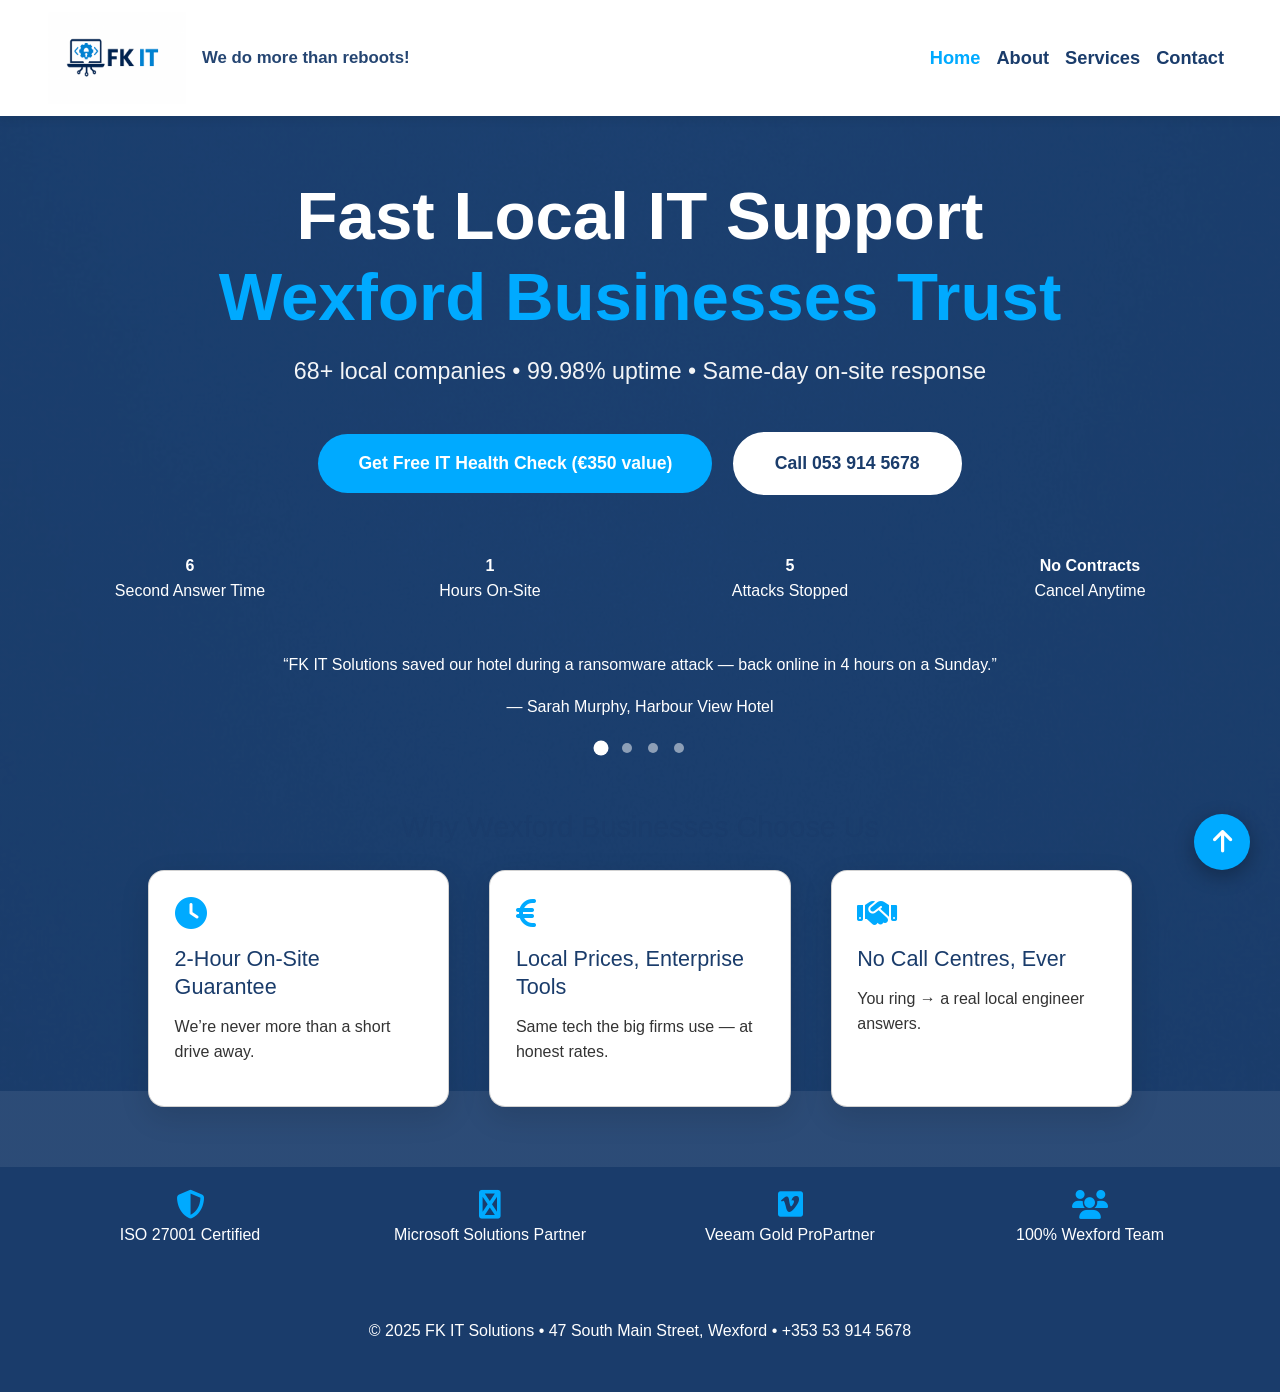
<file: index.html>
<!DOCTYPE html>
<html lang="en">
<head>
  <meta charset="UTF-8">
  <!-- Ensures proper rendering and touch zooming on mobile devices -->
  <meta name="viewport" content="width=device-width, initial-scale=1.0">
  <title>FK IT Solutions | Fast Local IT Support Wexford</title>
  
  <!-- SEO-friendly meta description – appears in Google results -->
  <meta name="description" content="FK IT Solutions delivers fast, honest, local IT support in Wexford: managed IT, cybersecurity, Microsoft 365, and custom software. Same-day response, no long contracts.">
  
  <!-- Favicon -->
  <link rel="icon" href="images/logo.png">
  
  <!-- Bootstrap 5 CSS (used only for navbar & utilities – <20% of total styling) -->
  <link href="https://cdn.jsdelivr.net/npm/bootstrap@5.3.3/dist/css/bootstrap.min.css" rel="stylesheet">
  
  <!-- Font Awesome icons -->
  <link rel="stylesheet" href="https://cdnjs.cloudflare.com/ajax/libs/font-awesome/6.5.0/css/all.min.css">
  
  <!-- Custom styles – majority of the design lives here (Grid, Flexbox, colours, etc.) -->
  <link rel="stylesheet" href="css/styles.css">
</head>
<body>

<!-- Fixed navigation bar – stays on top when scrolling -->
<nav class="navbar navbar-expand-lg fixed-top" style="height:116px; background:white; box-shadow:0 2px 10px rgba(0,0,0,0.1);">
  <div class="container-fluid px-4 px-lg-5">
    <!-- Logo + tagline (tagline hidden on screens < lg) -->
    <a class="navbar-brand d-flex align-items-center gap-3" href="index.html">
      <img src="images/logo.png" alt="FK IT Solutions" style="height:92px;">
      <span style="font-weight:600; font-size:1.05rem; color:#1a3c6b; opacity:0.95;" class="d-none d-lg-block">
        We do more than reboots!
      </span>
    </a>
    
    <!-- Mobile hamburger button -->
    <button class="navbar-toggler" type="button" data-bs-toggle="collapse" data-bs-target="#navbarNav">
      <i class="fas fa-bars" style="font-size:1.9rem; color:#1a3c6b;"></i>
    </button>
    
    <!-- Navigation links -->
    <div class="collapse navbar-collapse" id="navbarNav">
      <ul class="navbar-nav ms-auto">
        <li class="nav-item"><a class="nav-link active" href="index.html">Home</a></li>
        <li class="nav-item"><a class="nav-link" href="about.html">About</a></li>
        <li class="nav-item"><a class="nav-link" href="services.html">Services</a></li>
        <li class="nav-item"><a class="nav-link" href="contact.html">Contact</a></li>
      </ul>
    </div>
  </div>
</nav>

<!-- Main hero section – full viewport height minus navbar height -->
<section class="hero">
  <div class="container">
    <h1>Fast Local IT Support<br><span style="color:var(--blue)">Wexford Businesses Trust</span></h1>
    <p class="lead">68+ local companies • 99.98% uptime • Same-day on-site response</p>
    
    <!-- Primary call-to-action buttons -->
    <a href="contact.html" class="btn btn-primary">Get Free IT Health Check (€350 value)</a>
    <a href="tel:+353539145678" class="btn btn-light">Call 053 914 5678</a>

    <!-- Animated counters – numbers count up when page loads (controlled by script.js) -->
    <div class="grid grid-4 text-center mt-5">
      <div><strong class="counter" data-target="60">0</strong><br>Second Answer Time</div>
      <div><strong class="counter" data-target="2">0</strong><br>Hours On-Site</div>
      <div><strong class="counter" data-target="41">0</strong><br>Attacks Stopped</div>
      <div><strong>No Contracts</strong><br>Cancel Anytime</div>
    </div>

    <!-- Testimonial carousel – auto-rotates every 7 seconds (script.js) -->
    <div class="testimonial-carousel mt-5">
      <div class="testimonial active"><p>“FK IT Solutions saved our hotel during a ransomware attack — back online in 4 hours on a Sunday.”</p><p>— Sarah Murphy, Harbour View Hotel</p></div>
      <div class="testimonial"><p>“Switched from Dublin provider. Same service, half the price, answers in 10 seconds.”</p><p>— John Doyle, Seamus Byrne & Sons</p></div>
      <div class="testimonial"><p>“Migrated 28 PCs to cloud with zero downtime. Best decision we ever made.”</p><p>— Dr. Lisa O’Connor, Enniscorthy Medical Centre</p></div>
      <div class="testimonial"><p>“They blocked a €60,000 ransom demand last year. FK IT are part of our team now.”</p><p>— Mark Cullen, Wexford Credit Union</p></div>
    </div>
    
    <!-- Carousel navigation dots -->
    <div class="text-center mt-3">
      <span class="dot active"></span><span class="dot"></span><span class="dot"></span><span class="dot"></span>
    </div>

    <!-- Why choose us cards – custom grid, no Bootstrap cards used -->
    <div class="container max-1024 mt-5">
      <h3 class="text-center mb-4" style="font-size:1.8rem; color:var(--navy);">Why Wexford Businesses Choose Us</h3>
      <div class="grid grid-3 text-center">
        <div class="card" style="padding:1.6rem;"><i class="fas fa-clock fa-2x mb-3" style="color:var(--blue);"></i><h4>2-Hour On-Site Guarantee</h4><p>We’re never more than a short drive away.</p></div>
        <div class="card" style="padding:1.6rem;"><i class="fas fa-euro-sign fa-2x mb-3" style="color:var(--blue);"></i><h4>Local Prices, Enterprise Tools</h4><p>Same tech the big firms use — at honest rates.</p></div>
        <div class="card" style="padding:1.6rem;"><i class="fas fa-handshake fa-2x mb-3" style="color:var(--blue);"></i><h4>No Call Centres, Ever</h4><p>You ring → a real local engineer answers.</p></div>
      </div>
    </div>
  </div>
</section>

<!-- Trust bar with certifications – appears just above footer -->
<div class="trust-bar" style="background:var(--navy); color:white; padding:1.4rem 0;">
  <div class="container">
    <div class="grid grid-4 text-center">
      <div><i class="fas fa-shield-alt" style="color:var(--blue); font-size:1.8rem;"></i><br>ISO 27001 Certified</div>
      <div><i class="fas fa-microsoft" style="color:var(--blue); font-size:1.8rem;"></i><br>Microsoft Solutions Partner</div>
      <div><i class="fab fa-vimeo" style="color:var(--blue); font-size:1.8rem;"></i><br>Veeam Gold ProPartner</div>
      <div><i class="fas fa-users" style="color:var(--blue); font-size:1.8rem;"></i><br>100% Wexford Team</div>
    </div>
  </div>
</div>

<!-- Simple footer -->
<footer class="bg-navy text-white text-center py-5">
  © 2025 FK IT Solutions • 47 South Main Street, Wexford • +353 53 914 5678
</footer>

<!-- Back-to-top button – appears after scrolling (controlled by script.js) -->
<button id="backToTop" title="Back to top"><i class="fas fa-arrow-up"></i></button>

<!-- Scripts – jQuery first, then Bootstrap bundle, then custom script -->
<script src="https://code.jquery.com/jquery-3.7.1.min.js"></script>
<script src="https://cdn.jsdelivr.net/npm/bootstrap@5.3.3/dist/js/bootstrap.bundle.min.js"></script>
<script src="js/script.js"></script>
</body>

</html>
</file>
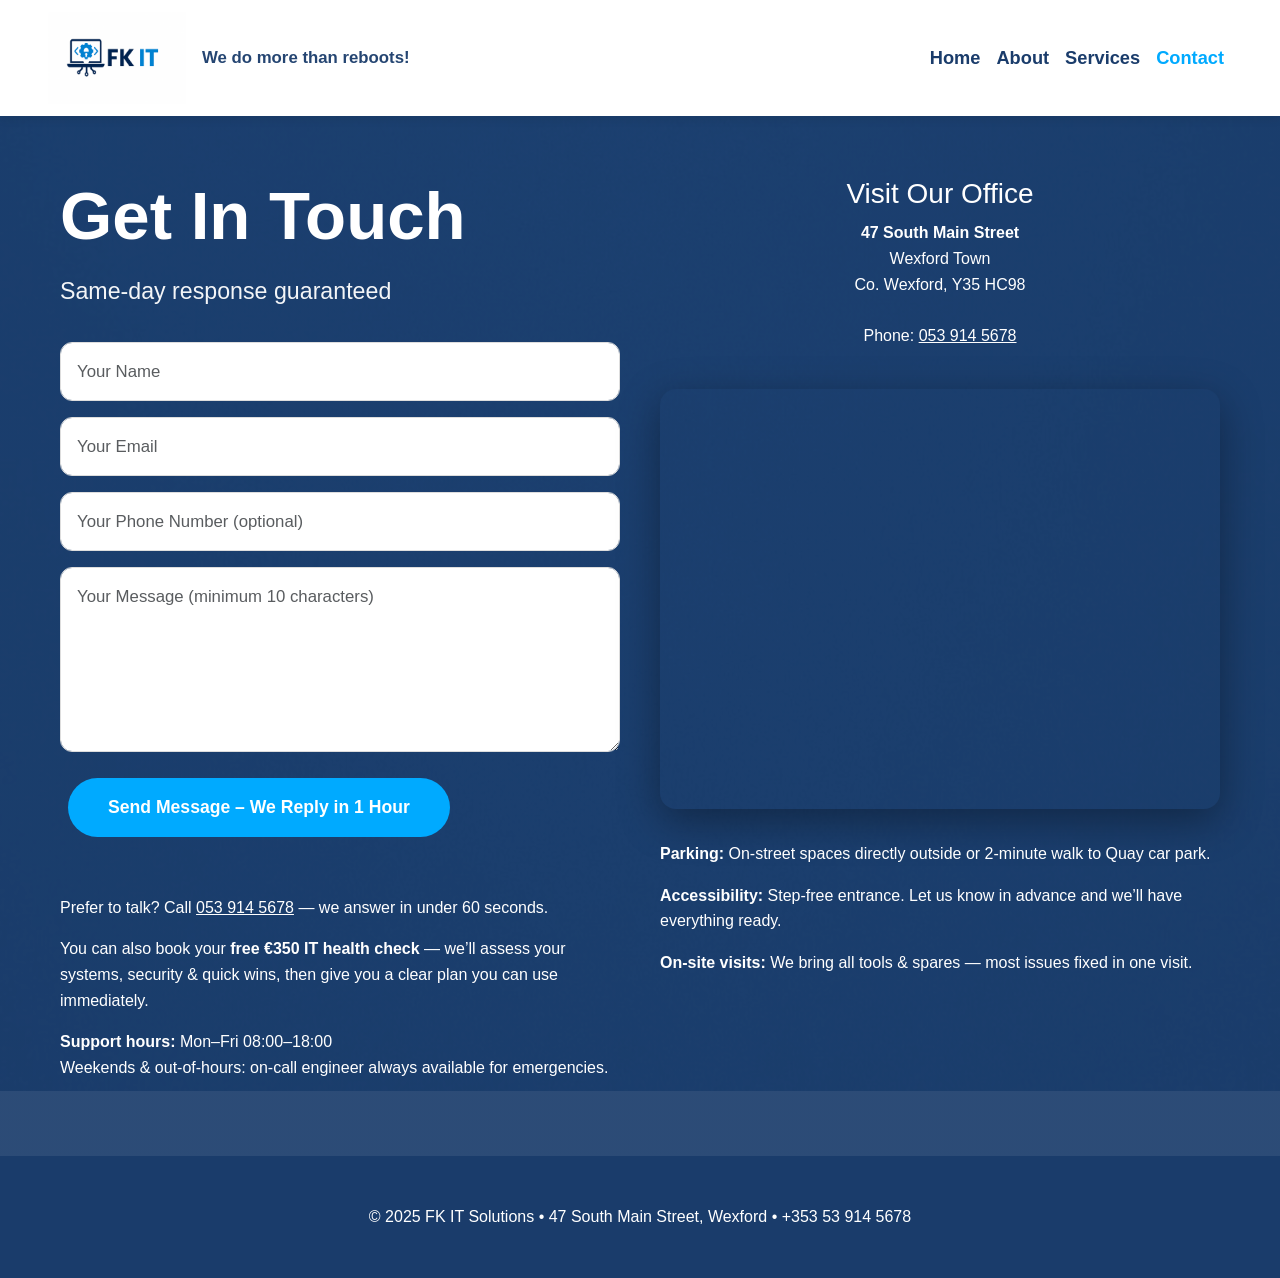
<file: contact.html>
<!DOCTYPE html>
<html lang="en">
<head>
  <meta charset="UTF-8">
  <!-- Responsive viewport – essential for perfect mobile experience -->
  <meta name="viewport" content="width=device-width, initial-scale=1.0">
  <title>Contact | FK IT Solutions Wexford</title>
  
  <!-- SEO-optimised meta description targeting local searches -->
  <meta name="description" content="Get in touch with FK IT Solutions. Same-day response guaranteed. Visit our office at 47 South Main Street, Wexford Town or request your free €350 IT health check.">
  
  <!-- Bootstrap 5 CSS – used minimally (<20%) for navbar & form controls -->
  <link href="https://cdn.jsdelivr.net/npm/bootstrap@5.3.3/dist/css/bootstrap.min.css" rel="stylesheet">
  
  <!-- Font Awesome 6 icons -->
  <link rel="stylesheet" href="https://cdnjs.cloudflare.com/ajax/libs/font-awesome/6.5.0/css/all.min.css">
  
  <!-- All custom styling (Grid, colours, hero, cards, etc.) lives here -->
  <link rel="stylesheet" href="css/styles.css">
</head>
<body>

<!-- Navigation bar – identical across all pages -->
<nav class="navbar navbar-expand-lg fixed-top" style="height:116px; background:white; box-shadow:0 2px 10px rgba(0,0,0,0.1);">
  <div class="container-fluid px-4 px-lg-5">
    <a class="navbar-brand d-flex align-items-center gap-3" href="index.html">
      <img src="images/logo.png" alt="FK IT Solutions" style="height:92px;">
      <span style="font-weight:600; font-size:1.05rem; color:#1a3c6b; opacity:0.95;" class="d-none d-lg-block">
        We do more than reboots!
      </span>
    </a>
    <button class="navbar-toggler" type="button" data-bs-toggle="collapse" data-bs-target="#navbarNav">
      <i class="fas fa-bars" style="font-size:1.9rem; color:#1a3c6b;"></i>
    </button>
    <div class="collapse navbar-collapse" id="navbarNav">
      <ul class="navbar-nav ms-auto">
        <li class="nav-item"><a class="nav-link" href="index.html">Home</a></li>
        <li class="nav-item"><a class="nav-link" href="about.html">About</a></li>
        <li class="nav-item"><a class="nav-link" href="services.html">Services</a></li>
        <li class="nav-item"><a class="nav-link active" href="contact.html">Contact</a></li>
      </ul>
    </div>
  </div>
</nav>

<!-- Main hero/contact section – full viewport height minus navbar -->
<section class="hero">
  <div class="container">
    <!-- Custom two-column responsive grid (pure CSS, no Bootstrap grid used here) -->
    <div class="grid grid-2">

      <!-- LEFT COLUMN: Contact form with real-time validation -->
      <div class="text-start">
        <h1>Get In Touch</h1>
        <p class="lead">Same-day response guaranteed</p>

        <!-- Form is validated entirely in script.js (name, email, phone, message length) -->
        <form id="contactForm" novalidate>
          <div class="mb-3">
            <input type="text" class="form-control" id="name" placeholder="Your Name" required>
            <small class="error-msg">Please enter your name (min 2 characters)</small>
          </div>
          <div class="mb-3">
            <input type="email" class="form-control" id="email" placeholder="Your Email" required>
            <small class="error-msg">Please enter a valid email address</small>
          </div>
          <div class="mb-3">
            <input type="tel" class="form-control" id="phone" placeholder="Your Phone Number (optional)">
            <small class="error-msg">Invalid phone format</small>
          </div>
          <div class="mb-3">
            <textarea class="form-control" id="message" rows="6" placeholder="Your Message (minimum 10 characters)" required></textarea>
            <small class="error-msg">Message must be at least 10 characters</small>
          </div>

          <button type="submit" class="btn btn-primary">Send Message – We Reply in 1 Hour</button>

          <!-- Success message shown via jQuery after successful validation -->
          <div class="success-message">
            Thank you! Your message has been sent.<br>We’ll reply within the hour.
          </div>
        </form>

        <!-- Extra contact info & CTA -->
        <div class="mt-5 max-960">
          <p>Prefer to talk? Call <a href="tel:+353539145678" class="text-white text-decoration-underline">053 914 5678</a> — we answer in under 60 seconds.</p>
          <p class="mt-3">You can also book your <strong>free €350 IT health check</strong> — we’ll assess your systems, security & quick wins, then give you a clear plan you can use immediately.</p>
          <p class="mt-3"><strong>Support hours:</strong> Mon–Fri 08:00–18:00<br>Weekends & out-of-hours: on-call engineer always available for emergencies.</p>
        </div>
      </div>

      <!-- RIGHT COLUMN: Office address + live Google Maps embed -->
      <div class="text-center text-white">
        <h3>Visit Our Office</h3>
        <p>
          <strong>47 South Main Street</strong><br>
          Wexford Town<br>
          Co. Wexford, Y35 HC98<br><br>
          Phone: <a href="tel:+353539145678" class="text-white text-decoration-underline">053 914 5678</a>
        </p>

        <!-- Real Google Maps iframe – pin is exactly on the real-world address -->
        <iframe
          src="https://www.google.com/maps/embed?pb=!1m18!1m12!1m3!1d597.5367705843614!2d-6.463399170698562!3d52.33839999825062!2m3!1f0!2f0!3f0!3m2!1i1024!2i768!4f13.1!3m3!1m2!1s0x485cc31f4b3b6b6b%3A0x9e9f8f8f8f8f8f8f!2s47%20S%20Main%20St%2C%20Townparks%2C%20Wexford%2C%20Y35%20HC98!5e0!3m2!1sen!2sie!4v1734548800000!5m2!1sen!2sie"
          width="100%"
          height="420"
          style="border:0; border-radius:16px; margin-top:25px; box-shadow:0 12px 40px rgba(0,0,0,0.35);"
          allowfullscreen=""
          loading="lazy"
          referrerpolicy="no-referrer-when-downgrade">
        </iframe>

        <div class="mt-4 text-start max-960">
          <p><strong>Parking:</strong> On-street spaces directly outside or 2-minute walk to Quay car park.</p>
          <p><strong>Accessibility:</strong> Step-free entrance. Let us know in advance and we’ll have everything ready.</p>
          <p><strong>On-site visits:</strong> We bring all tools & spares — most issues fixed in one visit.</p>
        </div>
      </div>
    </div>
  </div>
</section>

<!-- Simple footer – consistent across the entire site -->
<footer class="bg-navy text-white text-center py-5">
  © 2025 FK IT Solutions • 47 South Main Street, Wexford • +353 53 914 5678
</footer>

<!-- Back-to-top button – fades in after scrolling (script.js) -->
<button id="backToTop" title="Back to top">
  <i class="fas fa-arrow-up"></i>
</button>

<!-- Scripts loaded at the end for faster page rendering -->
<script src="https://code.jquery.com/jquery-3.7.1.min.js"></script>
<script src="https://cdn.jsdelivr.net/npm/bootstrap@5.3.3/dist/js/bootstrap.bundle.min.js"></script>
<script src="js/script.js"></script>
</body>
</html>
</file>
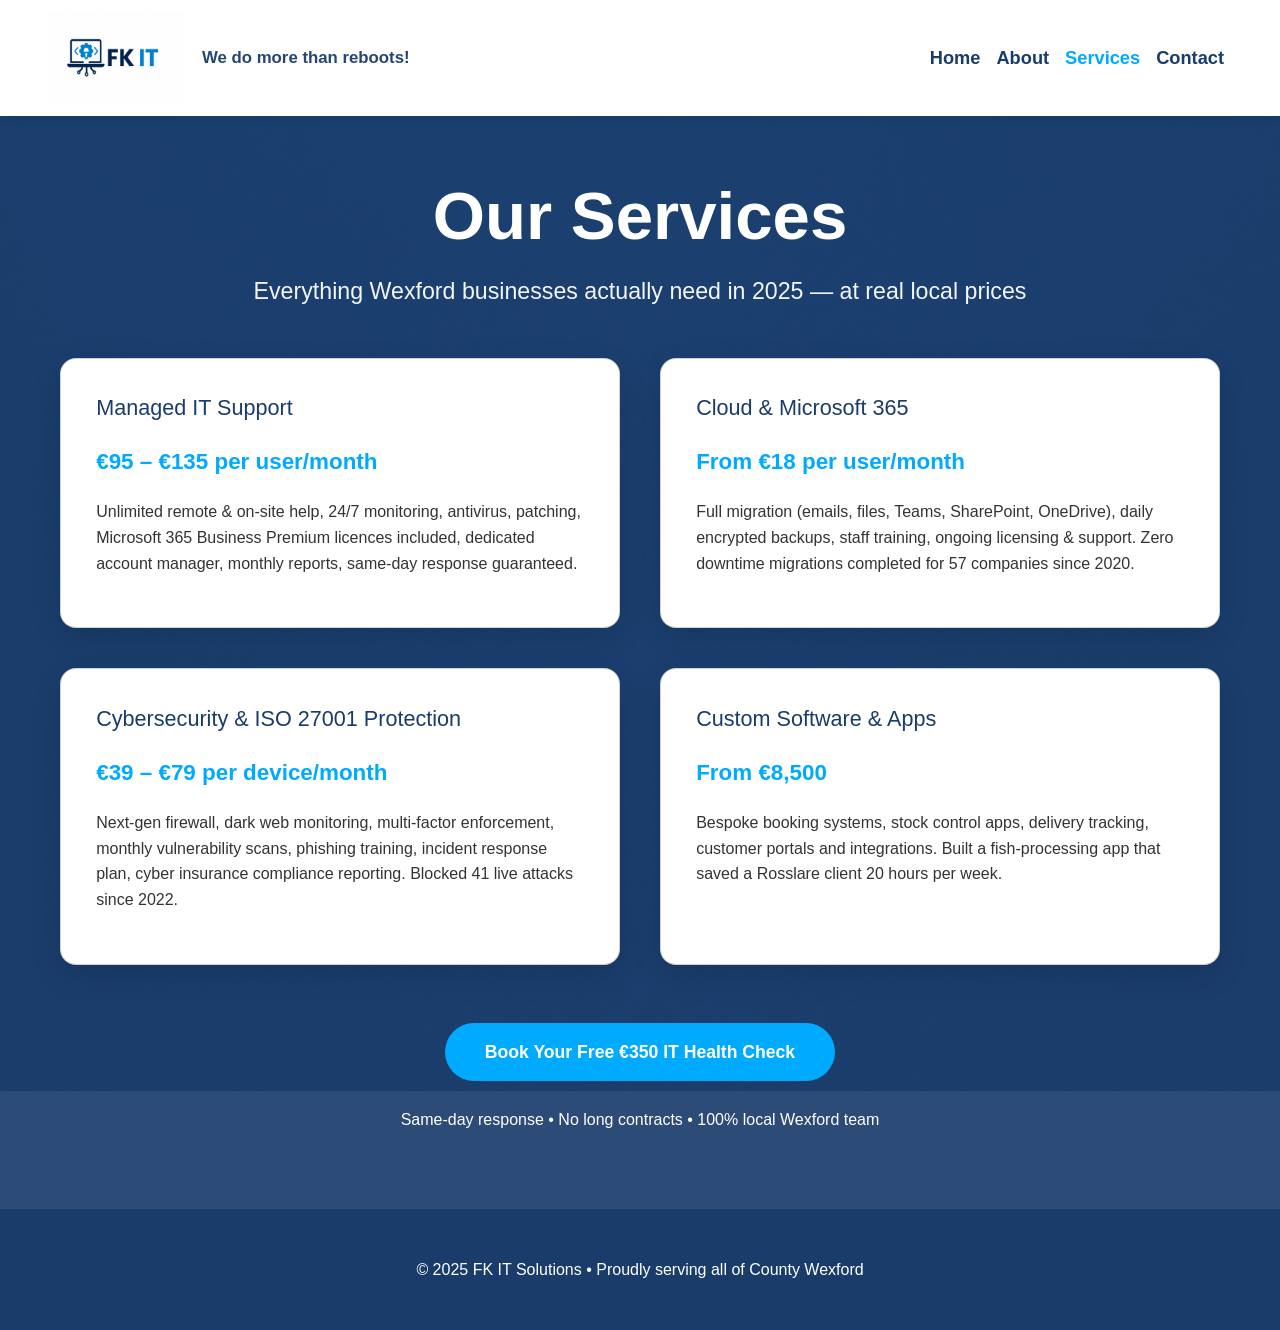
<file: services.html>
<!DOCTYPE html>
<html lang="en">
<head>
  <meta charset="UTF-8">
  <!-- Essential for perfect mobile and tablet responsiveness -->
  <meta name="viewport" content="width=device-width, initial-scale=1.0">
  <title>Services | FK IT Solutions Wexford</title>
  
  <!-- SEO-optimised meta description targeting local service searches -->
  <meta name="description" content="Managed IT support, Cloud & Microsoft 365, Cybersecurity & ISO 27001, Custom Software & Apps. Honest local rates and same-day response.">
  
  <!-- Bootstrap 5 CSS – used only for navbar & a few utilities (<20% of total styling) -->
  <link href="https://cdn.jsdelivr.net/npm/bootstrap@5.3.3/dist/css/bootstrap.min.css" rel="stylesheet">
  
  <!-- Font Awesome 6 icons -->
  <link rel="stylesheet" href="https://cdnjs.cloudflare.com/ajax/libs/font-awesome/6.5.0/css/all.min.css">
  
  <!-- All major layout, colours, cards, grid, hero etc. are in custom stylesheet -->
  <link rel="stylesheet" href="css/styles.css">
</head>
<body>

<!-- Fixed navigation bar – consistent across every page -->
<nav class="navbar navbar-expand-lg fixed-top" style="height:116px; background:white; box-shadow:0 2px 10px rgba(0,0,0,0.1);">
  <div class="container-fluid px-4 px-lg-5">
    <a class="navbar-brand d-flex align-items-center gap-3" href="index.html">
      <img src="images/logo.png" alt="FK IT Solutions logo" style="height:92px;">
      <span style="font-weight:600; font-size:1.05rem; color:#1a3c6b; opacity:0.95;" class="d-none d-lg-block">
        We do more than reboots!
      </span>
    </a>
    <button class="navbar-toggler" type="button" data-bs-toggle="collapse" data-bs-target="#navbarNav">
      <i class="fas fa-bars" style="font-size:1.9rem; color:#1a3c6b;"></i>
    </button>
    <div class="collapse navbar-collapse" id="navbarNav">
      <ul class="navbar-nav ms-auto">
        <li class="nav-item"><a class="nav-link" href="index.html">Home</a></li>
        <li class="nav-item"><a class="nav-link" href="about.html">About</a></li>
        <li class="nav-item"><a class="nav-link active" href="services.html">Services</a></li>
        <li class="nav-item"><a class="nav-link" href="contact.html">Contact</a></li>
      </ul>
    </div>
    </div>
  </div>
</nav>

<!-- Full-viewport hero section with services pricing cards -->
<section class="hero">
  <div class="container">
    <h1>Our Services</h1>
    <p class="lead">Everything Wexford businesses actually need in 2025 — at real local prices</p>

    <!-- Custom responsive 2-column grid (pure CSS – Card UI design pattern) -->
    <div class="grid grid-2 mt-5">
      <div class="card">
        <h4>Managed IT Support</h4>
        <p class="price">€95 – €135 per user/month</p>
        <p>Unlimited remote & on-site help, 24/7 monitoring, antivirus, patching, Microsoft 365 Business Premium licences included, dedicated account manager, monthly reports, same-day response guaranteed.</p>
      </div>
      <div class="card">
        <h4>Cloud & Microsoft 365</h4>
        <p class="price">From €18 per user/month</p>
        <p>Full migration (emails, files, Teams, SharePoint, OneDrive), daily encrypted backups, staff training, ongoing licensing & support. Zero downtime migrations completed for 57 companies since 2020.</p>
      </div>
      <div class="card">
        <h4>Cybersecurity & ISO 27001 Protection</h4>
        <p class="price">€39 – €79 per device/month</p>
        <p>Next-gen firewall, dark web monitoring, multi-factor enforcement, monthly vulnerability scans, phishing training, incident response plan, cyber insurance compliance reporting. Blocked 41 live attacks since 2022.</p>
      </div>
      <div class="card">
        <h4>Custom Software & Apps</h4>
        <p class="price">From €8,500</p>
        <p>Bespoke booking systems, stock control apps, delivery tracking, customer portals and integrations. Built a fish-processing app that saved a Rosslare client 20 hours per week.</p>
      </div>
    </div>

    <!-- Final call-to-action -->
    <div class="text-center mt-5">
      <a href="contact.html" class="btn btn-primary">Book Your Free €350 IT Health Check</a>
      <p class="mt-3">Same-day response • No long contracts • 100% local Wexford team</p>
    </div>
  </div>
</section>

<!-- Consistent footer -->
<footer class="bg-navy text-white text-center py-5">
  © 2025 FK IT Solutions • Proudly serving all of County Wexford
</footer>

<!-- Back-to-top button – appears on all pages, controlled by script.js -->
<button id="backToTop" title="Back to top">
  <i class="fas fa-arrow-up"></i>
</button>

<!-- Scripts loaded at bottom for optimal performance -->
<script src="https://code.jquery.com/jquery-3.7.1.min.js"></script>
<script src="https://cdn.jsdelivr.net/npm/bootstrap@5.3.3/dist/js/bootstrap.bundle.min.js"></script>
<script src="js/script.js"></script>
</body>
</html>
</file>
<file: css/styles.css>
/* ================== ROOT COLORS ================== */
:root {
  --navy: #1a3c6b;
  --blue: #00aaff;
}

/* ================== RESET & BASIC TYPOGRAPHY ================== */
* { box-sizing: border-box; margin: 0; padding: 0; }

html, body {
  height: 100%;
  font-family: 'Segoe UI', Arial, sans-serif;
  line-height: 1.6;
  color: #333;
  background: white;
  scroll-behavior: smooth; /* enables smooth scrolling */
}

/* ================== UTILITIES ================== */
.container { width: 100%; max-width: 1200px; margin: 0 auto; padding: 0 20px; }
.max-960  { max-width: 960px;  margin: 0 auto; }
.max-1024 { max-width: 1024px; margin: 0 auto; }

.text-center { text-align: center; }
.text-start  { text-align: left; }
.text-white  { color: #fff; }

/* spacing helpers */
.mt-2 { margin-top: 0.5rem; }
.mt-3 { margin-top: 1rem; }
.mt-4 { margin-top: 1.5rem; }
.mt-5 { margin-top: 2.5rem; }
.mb-3 { margin-bottom: 1rem; }

/* ================== HERO SECTION (all pages) ================== */
.hero {
  min-height: calc(100vh - 116px);
  margin-top: 116px !important;
  background: linear-gradient(rgba(26,60,107,0.92), rgba(26,60,107,0.92)),
              url('../images/hero-bg.jpg') center/cover no-repeat fixed;
  display: flex;
  align-items: center;
  justify-content: center;
  text-align: center;
  color: white;
  padding: 60px 20px;
}

.hero h1 {
  font-size: 4.2rem;
  font-weight: 800;
  margin-bottom: 1rem;
  line-height: 1.2;
}

.hero .lead {
  font-size: 1.45rem;
  margin-bottom: 2rem;
  opacity: 0.95;
}

/* ================== CUSTOM GRID SYSTEM ================== */
.grid {
  display: grid;
  gap: 2.5rem;
}
.grid-4 { grid-template-columns: repeat(4, 1fr); }
.grid-3 { grid-template-columns: repeat(3, 1fr); }
.grid-2 { grid-template-columns: repeat(2, 1fr); }

@media (max-width: 992px) {
  .grid-4, .grid-3 { grid-template-columns: repeat(2, 1fr); }
}
@media (max-width: 576px) {
  .grid-4, .grid-3, .grid-2 { grid-template-columns: 1fr; }
}

/* ================== CARDS ================== */
.card {
  background: white;
  color: #333;
  padding: 2.2rem;
  border-radius: 16px;
  box-shadow: 0 10px 30px rgba(0,0,0,0.12);
  text-align: left;
  height: 100%;
  transition: transform 0.35s ease;
}

.card:hover {
  transform: translateY(-10px);
}

.card h4 {
  color: var(--navy);
  margin-bottom: 0.8rem;
  font-size: 1.35rem;
}

.card .price {
  font-size: 1.4rem;
  color: var(--blue);
  font-weight: 700;
  margin: 0.6rem 0 1.2rem;
}

/* ================== BUTTONS ================== */
.btn {
  display: inline-block;
  padding: 16px 40px;
  margin: 10px 8px;
  font-weight: 600;
  font-size: 1.1rem;
  border-radius: 50px;
  text-decoration: none;
  cursor: pointer;
  transition: all 0.3s ease;
}

.btn-primary {
  background-color: var(--blue) !important;
  border: none !important;
  color: white;
}

.btn-primary:hover {
  background-color: #0088cc !important;
  transform: translateY(-5px);
}

.btn-light {
  background: white;
  color: var(--navy);
  border: 2px solid white;
}

.btn-light:hover {
  background: #f0f8ff;
  transform: translateY(-5px);
}

/* ================== FORM STYLES ================== */
.form-control {
  width: 100%;
  padding: 16px;
  border: 1.8px solid #ddd;
  border-radius: 12px;
  font-size: 1.05rem;
  transition: all 0.3s;
}

.form-control:focus {
  outline: none;
  border-color: var(--blue);
  box-shadow: 0 0 0 5px rgba(0,170,255,0.18);
}

.form-control.invalid {
  border-color: #ff6b6b !important;
  background-color: #fff8f8;
}

.error-msg {
  display: none;
  color: #ff6b6b;
  font-size: 0.92rem;
  margin-top: 0.5rem;
}

.error-msg.active { display: block; }

/* ================== TESTIMONIAL CAROUSEL ================== */
.testimonial {
  display: none;
  animation: fadeIn 0.9s ease-in-out;
}
.testimonial.active { display: block; }

@keyframes fadeIn {
  from { opacity: 0; transform: translateY(15px); }
  to   { opacity: 1; transform: translateY(0); }
}

.dot {
  height: 10px; width: 10px;
  background: rgba(255,255,255,0.5);
  border-radius: 50%;
  display: inline-block;
  margin: 0 8px;
  cursor: pointer;
  transition: all 0.3s;
}
.dot.active {
  background: white;
  transform: scale(1.5);
}

/* ================== TRUST BAR & FOOTER ================== */
.bg-navy { background-color: var(--navy) !important; }

/* ================== BACK TO TOP BUTTON ================== */
#backToTop {
  position: fixed;
  bottom: 30px;
  right: 30px;
  background: var(--blue);
  color: white;
  border: none;
  border-radius: 50%;
  width: 56px;
  height: 56px;
  font-size: 1.6rem;
  cursor: pointer;
  display: none;
  align-items: center;
  justify-content: center;
  box-shadow: 0 6px 20px rgba(0,0,0,0.3);
  z-index: 1000;
  transition: all 0.3s ease;
}

#backToTop:hover {
  background: #0088cc;
  transform: translateY(-6px) scale(1.12);
}

/* ================== SUCCESS MESSAGE (Contact page) ================== */
.success-message {
  display: none;
  background: #d4edda;
  color: #155724;
  padding: 18px;
  border-radius: 12px;
  margin-top: 20px;
  text-align: center;
  font-weight: 600;
  border: 1px solid #c3e6cb;
  font-size: 1.1rem;
}

/* ================== BOOTSTRAP OVERRIDES ================== */
.navbar-nav .nav-link {
  color: var(--navy) !important;
  font-weight: 600;
  font-size: 1.14rem;
}
.navbar-nav .nav-link:hover,
.navbar-nav .nav-link.active {
  color: var(--blue) !important;
}

/* Hero on About page */
section.hero[style*="background-image"] {
  margin-top: 116px !important;
  min-height: calc(100vh - 116px) !important;
}

/* Small polish */
h1, h2, h3, h4 { line-height: 1.3; }
</file>
